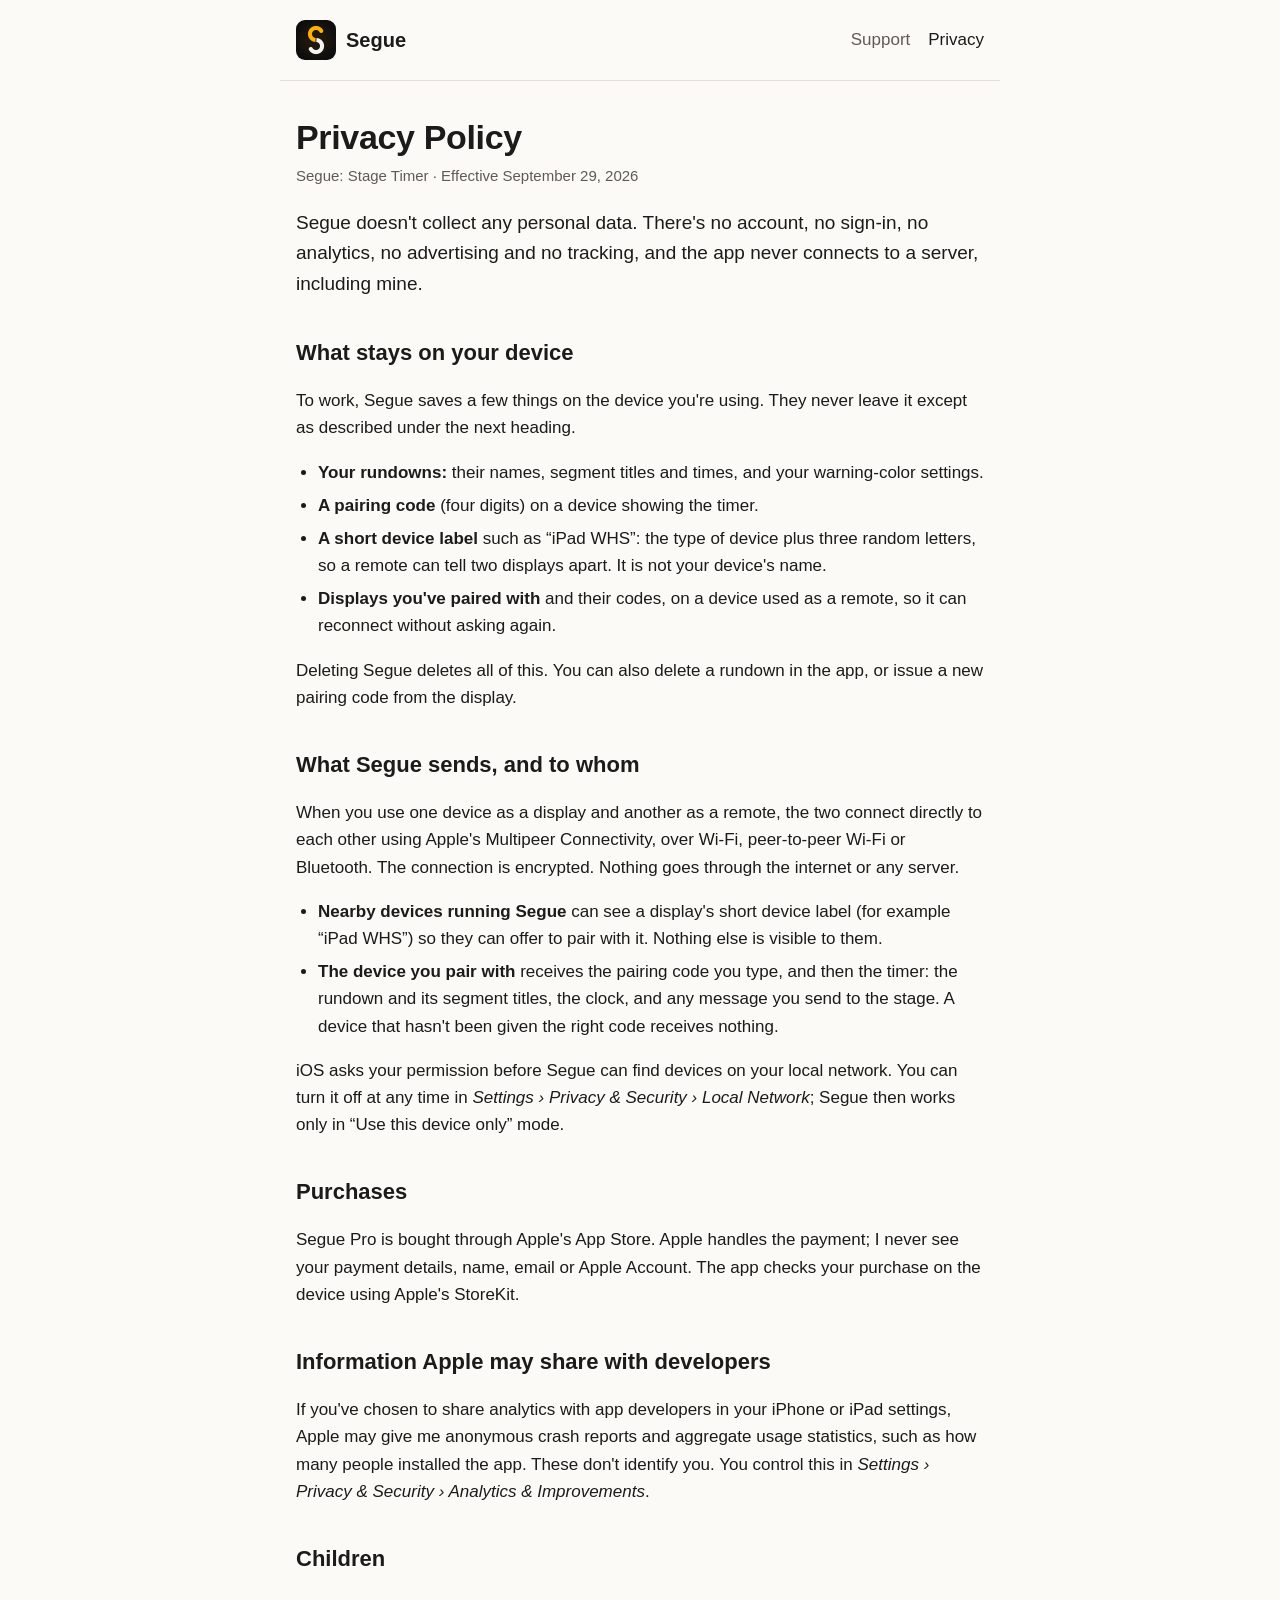
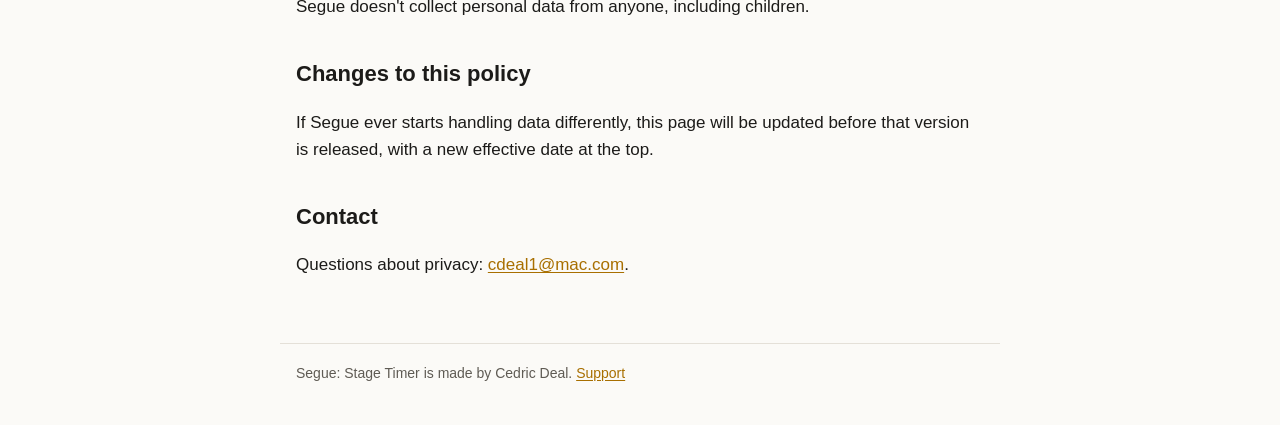
<file: index.html>
<!doctype html>
<html lang="en">
<head>
<meta charset="utf-8">
<meta name="viewport" content="width=device-width, initial-scale=1">
<title>Segue Privacy Policy</title>
<meta name="description" content="Segue: Stage Timer collects no personal data. No account, no analytics, no ads, no tracking.">
<link rel="stylesheet" href="style.css">
</head>
<body>
<header class="site">
  <a class="brand" href="support.html"><img src="icon.png" alt="" width="40" height="40"> Segue</a>
  <nav><a href="support.html">Support</a><a href="./" aria-current="page">Privacy</a></nav>
</header>

<main>
  <h1>Privacy Policy</h1>
  <p class="meta">Segue: Stage Timer · Effective September 29, 2026</p>

  <p class="lead">Segue doesn't collect any personal data. There's no account, no sign-in, no analytics, no advertising and no tracking, and the app never connects to a server, including mine.</p>

  <h2>What stays on your device</h2>
  <p>To work, Segue saves a few things on the device you're using. They never leave it except as described under the next heading.</p>
  <ul>
    <li><strong>Your rundowns:</strong> their names, segment titles and times, and your warning-color settings.</li>
    <li><strong>A pairing code</strong> (four digits) on a device showing the timer.</li>
    <li><strong>A short device label</strong> such as “iPad WHS”: the type of device plus three random letters, so a remote can tell two displays apart. It is not your device's name.</li>
    <li><strong>Displays you've paired with</strong> and their codes, on a device used as a remote, so it can reconnect without asking again.</li>
  </ul>
  <p>Deleting Segue deletes all of this. You can also delete a rundown in the app, or issue a new pairing code from the display.</p>

  <h2>What Segue sends, and to whom</h2>
  <p>When you use one device as a display and another as a remote, the two connect directly to each other using Apple's Multipeer Connectivity, over Wi-Fi, peer-to-peer Wi-Fi or Bluetooth. The connection is encrypted. Nothing goes through the internet or any server.</p>
  <ul>
    <li><strong>Nearby devices running Segue</strong> can see a display's short device label (for example “iPad WHS”) so they can offer to pair with it. Nothing else is visible to them.</li>
    <li><strong>The device you pair with</strong> receives the pairing code you type, and then the timer: the rundown and its segment titles, the clock, and any message you send to the stage. A device that hasn't been given the right code receives nothing.</li>
  </ul>
  <p>iOS asks your permission before Segue can find devices on your local network. You can turn it off at any time in <em>Settings › Privacy &amp; Security › Local Network</em>; Segue then works only in “Use this device only” mode.</p>

  <h2>Purchases</h2>
  <p>Segue Pro is bought through Apple's App Store. Apple handles the payment; I never see your payment details, name, email or Apple Account. The app checks your purchase on the device using Apple's StoreKit.</p>

  <h2>Information Apple may share with developers</h2>
  <p>If you've chosen to share analytics with app developers in your iPhone or iPad settings, Apple may give me anonymous crash reports and aggregate usage statistics, such as how many people installed the app. These don't identify you. You control this in <em>Settings › Privacy &amp; Security › Analytics &amp; Improvements</em>.</p>

  <h2>Children</h2>
  <p>Segue doesn't collect personal data from anyone, including children.</p>

  <h2>Changes to this policy</h2>
  <p>If Segue ever starts handling data differently, this page will be updated before that version is released, with a new effective date at the top.</p>

  <h2>Contact</h2>
  <p>Questions about privacy: <a class="email" href="mailto:cdeal1@mac.com">cdeal1@mac.com</a>.</p>
</main>

<footer class="site">Segue: Stage Timer is made by Cedric Deal. <a href="support.html">Support</a></footer>
</body>
</html>
</file>
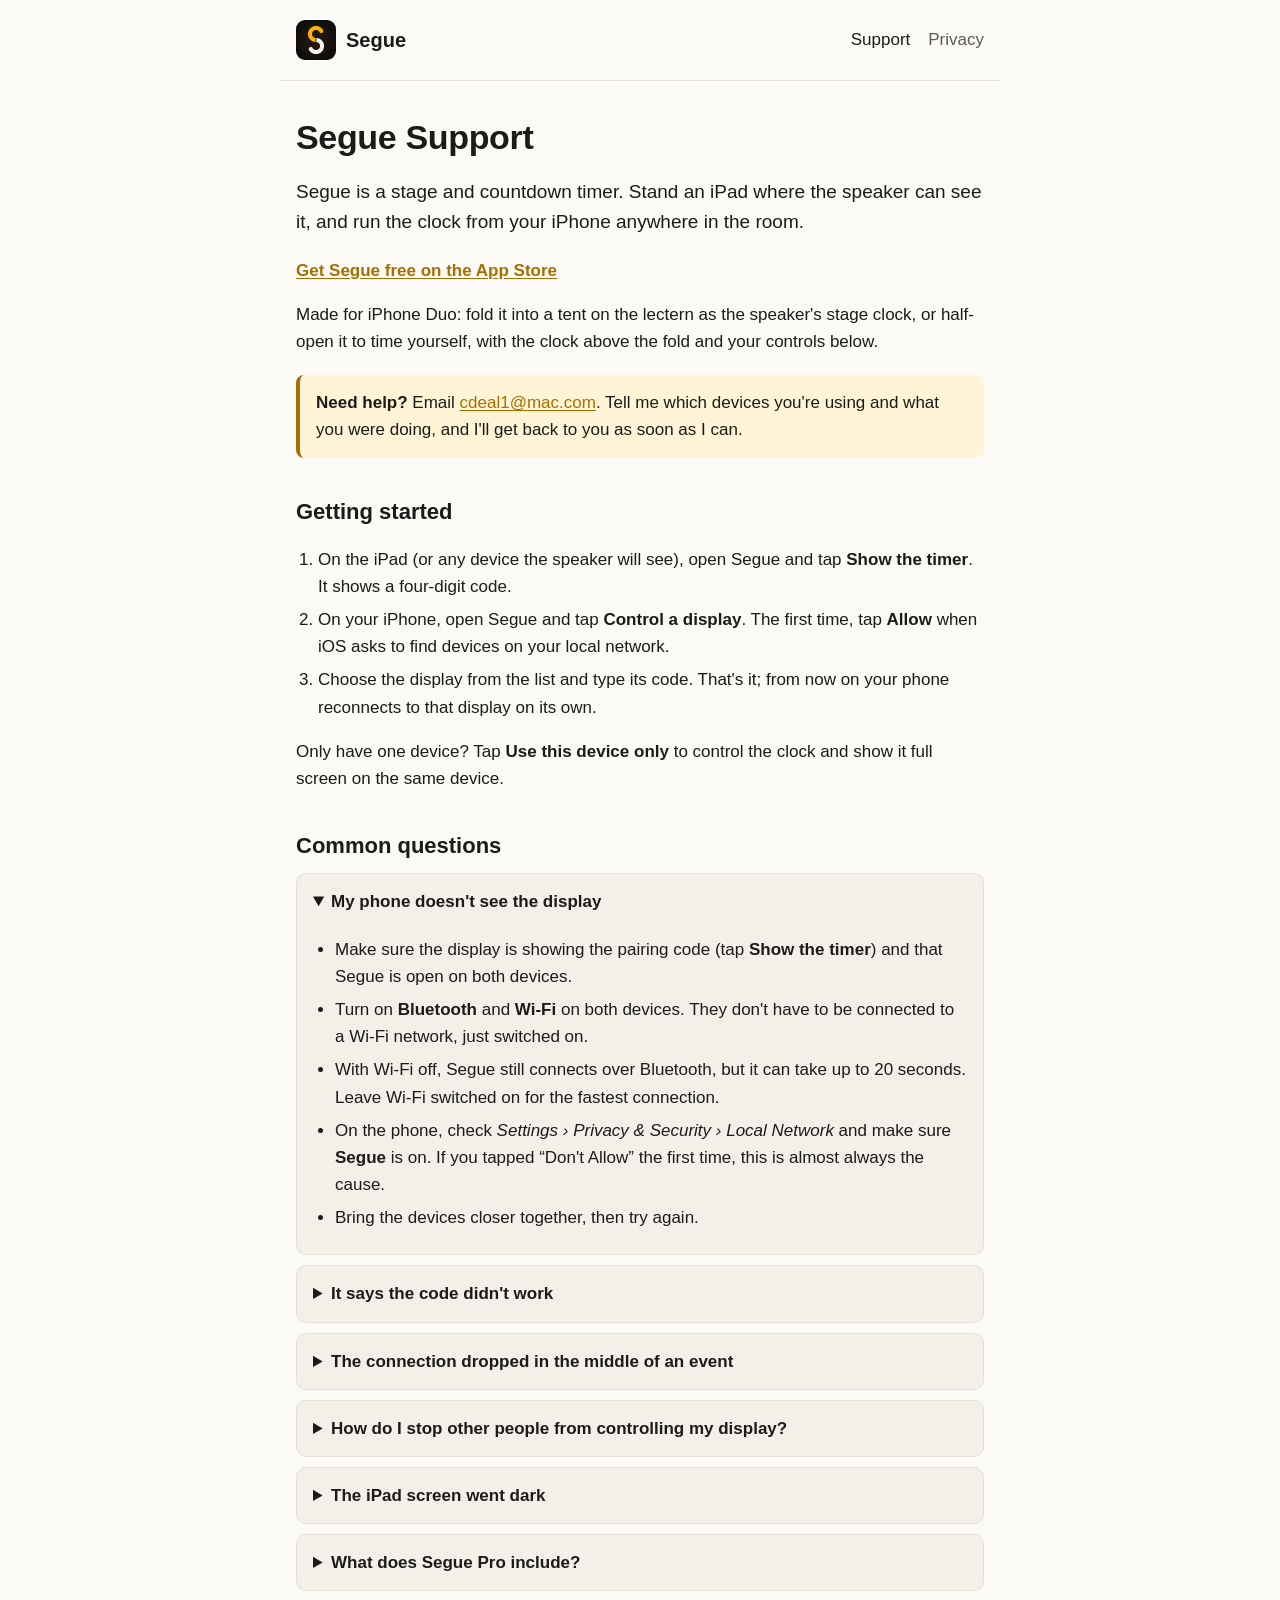
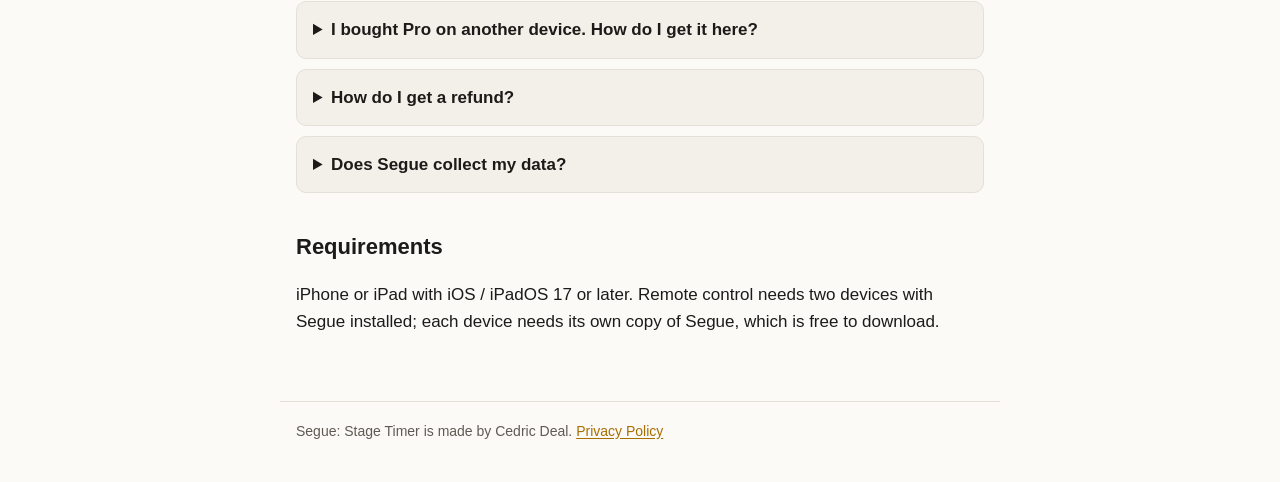
<file: support.html>
<!doctype html>
<html lang="en">
<head>
<meta charset="utf-8">
<meta name="viewport" content="width=device-width, initial-scale=1">
<title>Segue Support</title>
<meta name="description" content="Help for Segue: Stage Timer. Pairing a remote, fixing connection problems, and restoring Segue Pro.">
<link rel="stylesheet" href="style.css">
</head>
<body>
<header class="site">
  <a class="brand" href="support.html"><img src="icon.png" alt="" width="40" height="40"> Segue</a>
  <nav><a href="support.html" aria-current="page">Support</a><a href="./">Privacy</a></nav>
</header>

<main>
  <h1>Segue Support</h1>
  <p class="lead">Segue is a stage and countdown timer. Stand an iPad where the speaker can see it, and run the clock from your iPhone anywhere in the room.</p>
  <p><a href="https://apps.apple.com/us/app/segue-stage-timer/id6818329363"><strong>Get Segue free on the App Store</strong></a></p>
  <p>Made for iPhone Duo: fold it into a tent on the lectern as the speaker's stage clock, or half-open it to time yourself, with the clock above the fold and your controls below.</p>

  <div class="contact">
    <strong>Need help?</strong> Email <a class="email" href="mailto:cdeal1@mac.com">cdeal1@mac.com</a>. Tell me which devices you're using and what you were doing, and I'll get back to you as soon as I can.
  </div>

  <h2>Getting started</h2>
  <ol>
    <li>On the iPad (or any device the speaker will see), open Segue and tap <strong>Show the timer</strong>. It shows a four-digit code.</li>
    <li>On your iPhone, open Segue and tap <strong>Control a display</strong>. The first time, tap <strong>Allow</strong> when iOS asks to find devices on your local network.</li>
    <li>Choose the display from the list and type its code. That's it; from now on your phone reconnects to that display on its own.</li>
  </ol>
  <p>Only have one device? Tap <strong>Use this device only</strong> to control the clock and show it full screen on the same device.</p>

  <h2>Common questions</h2>

  <details open>
    <summary>My phone doesn't see the display</summary>
    <ul>
      <li>Make sure the display is showing the pairing code (tap <strong>Show the timer</strong>) and that Segue is open on both devices.</li>
      <li>Turn on <strong>Bluetooth</strong> and <strong>Wi-Fi</strong> on both devices. They don't have to be connected to a Wi-Fi network, just switched on.</li>
      <li>With Wi-Fi off, Segue still connects over Bluetooth, but it can take up to 20 seconds. Leave Wi-Fi switched on for the fastest connection.</li>
      <li>On the phone, check <em>Settings › Privacy &amp; Security › Local Network</em> and make sure <strong>Segue</strong> is on. If you tapped “Don't Allow” the first time, this is almost always the cause.</li>
      <li>Bring the devices closer together, then try again.</li>
    </ul>
  </details>

  <details>
    <summary>It says the code didn't work</summary>
    <p>Check the four digits on the display and type them again. If someone tapped <strong>New code</strong> on the display, the old code stops working; use the new one.</p>
  </details>

  <details>
    <summary>The connection dropped in the middle of an event</summary>
    <p>The display keeps counting on its own, so the speaker never sees a frozen clock. Open Segue on your phone again and it reconnects automatically within a few seconds. Locking your phone or switching to another app can pause the connection; that's normal, and it resumes when you come back to Segue.</p>
  </details>

  <details>
    <summary>How do I stop other people from controlling my display?</summary>
    <p>Only a device that has typed the display's code can control it. To lock out every paired remote, tap the display once to show its options and choose <strong>New code</strong>. Then pair your own phone again with the new code.</p>
  </details>

  <details>
    <summary>The iPad screen went dark</summary>
    <p>Segue keeps the screen awake while it shows the timer. If it still dims, check that Segue is open on the <strong>Show the timer</strong> screen and not in the background. For long services, keep the iPad plugged in.</p>
  </details>

  <details>
    <summary>What does Segue Pro include?</summary>
    <p>The free version runs segments of up to 10 minutes, keeps 2 saved rundowns and uses standard warning times: amber at 2:00 and red at 0:30. <strong>Segue Pro</strong> is a one-time purchase with no subscription. It adds segments of up to 3 hours, unlimited rundowns, and your own amber and red warning times.</p>
  </details>

  <details>
    <summary>I bought Pro on another device. How do I get it here?</summary>
    <p>Sign in with the same Apple Account, open Segue, tap <strong>Segue Pro</strong>, then <strong>Restore purchase</strong>. You don't pay again.</p>
  </details>

  <details>
    <summary>How do I get a refund?</summary>
    <p>Purchases are handled by Apple. Request a refund at <a href="https://reportaproblem.apple.com">reportaproblem.apple.com</a>.</p>
  </details>

  <details>
    <summary>Does Segue collect my data?</summary>
    <p>No. There's no account, no analytics, no ads and no tracking, and the app never connects to a server. See the <a href="./">privacy policy</a> for details.</p>
  </details>

  <h2>Requirements</h2>
  <p>iPhone or iPad with iOS / iPadOS 17 or later. Remote control needs two devices with Segue installed; each device needs its own copy of Segue, which is free to download.</p>
</main>

<footer class="site">Segue: Stage Timer is made by Cedric Deal. <a href="./">Privacy Policy</a></footer>
</body>
</html>
</file>
<file: style.css>
/* Segue support site. Light and dark, same amber accent as the app. */
:root {
  --bg: #fbfaf7;
  --text: #1c1b19;
  --muted: #5f5b54;
  --line: #e4e0d8;
  --card: #f3f0e9;
  --accent: #a86f00;          /* amber, darkened for contrast on light */
  --accent-soft: #fff4d6;
  color-scheme: light;
}
@media (prefers-color-scheme: dark) {
  :root:not([data-theme="light"]) {
    --bg: #0e0e10;
    --text: #f2f0ec;
    --muted: #a9a49b;
    --line: #2c2b29;
    --card: #1a1917;
    --accent: #ffb000;
    --accent-soft: #2a2110;
    color-scheme: dark;
  }
}
:root[data-theme="dark"] {
  --bg: #0e0e10; --text: #f2f0ec; --muted: #a9a49b; --line: #2c2b29;
  --card: #1a1917; --accent: #ffb000; --accent-soft: #2a2110; color-scheme: dark;
}

* { box-sizing: border-box; }
html { -webkit-text-size-adjust: 100%; }
body {
  margin: 0;
  background: var(--bg);
  color: var(--text);
  font: 17px/1.6 -apple-system, BlinkMacSystemFont, "SF Pro Text", "Segoe UI", Roboto, Helvetica, Arial, sans-serif;
}
a { color: var(--accent); text-underline-offset: 2px; }

header.site, main, footer.site { max-width: 720px; margin: 0 auto; padding: 0 16px; }
header.site {
  display: flex; align-items: center; justify-content: space-between; gap: 16px;
  padding-top: 20px; padding-bottom: 20px; border-bottom: 1px solid var(--line);
}
.brand { display: flex; align-items: center; gap: 10px; font-weight: 700; font-size: 20px; color: var(--text); text-decoration: none; }
.brand img { border-radius: 9px; }
nav { display: flex; gap: 18px; }
nav a { color: var(--muted); text-decoration: none; font-weight: 500; }
nav a[aria-current="page"] { color: var(--text); }

main { padding-top: 8px; padding-bottom: 48px; }
h1 { font-size: 34px; line-height: 1.2; margin: 28px 0 6px; letter-spacing: -0.01em; }
h2 { font-size: 22px; margin: 36px 0 10px; }
.meta { color: var(--muted); margin: 0 0 20px; font-size: 15px; }
.lead { font-size: 19px; }
ul, ol { padding-left: 22px; }
li { margin: 6px 0; }
.email { overflow-wrap: anywhere; }

.contact {
  background: var(--accent-soft);
  border-left: 4px solid var(--accent);
  padding: 14px 16px; border-radius: 8px; margin: 20px 0;
}

details {
  background: var(--card); border: 1px solid var(--line); border-radius: 10px;
  padding: 0 16px; margin: 10px 0;
}
summary {
  cursor: pointer; font-weight: 600; padding: 14px 0; list-style-position: inside;
}
details[open] { padding-bottom: 6px; }
details > :not(summary) { margin-top: 0; }

footer.site {
  border-top: 1px solid var(--line); padding-top: 18px; padding-bottom: 40px;
  color: var(--muted); font-size: 14px;
}
</file>
